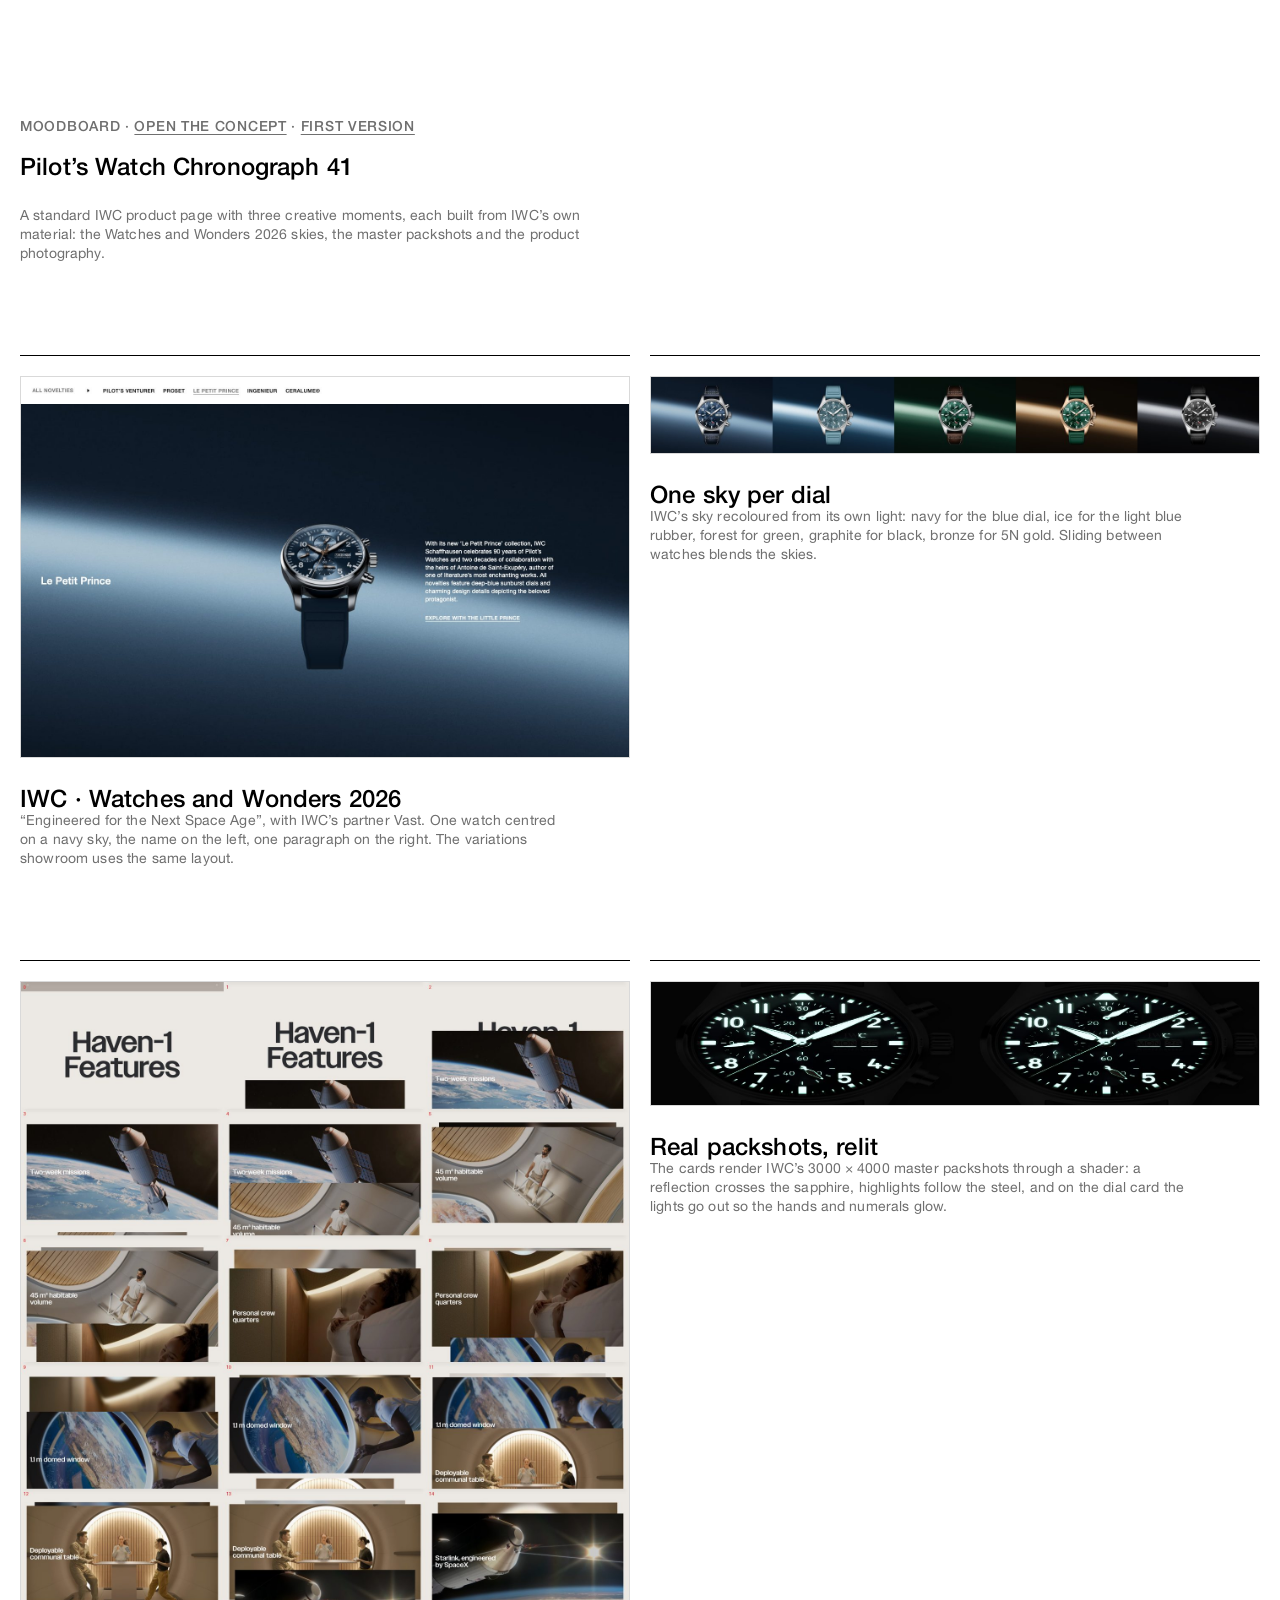
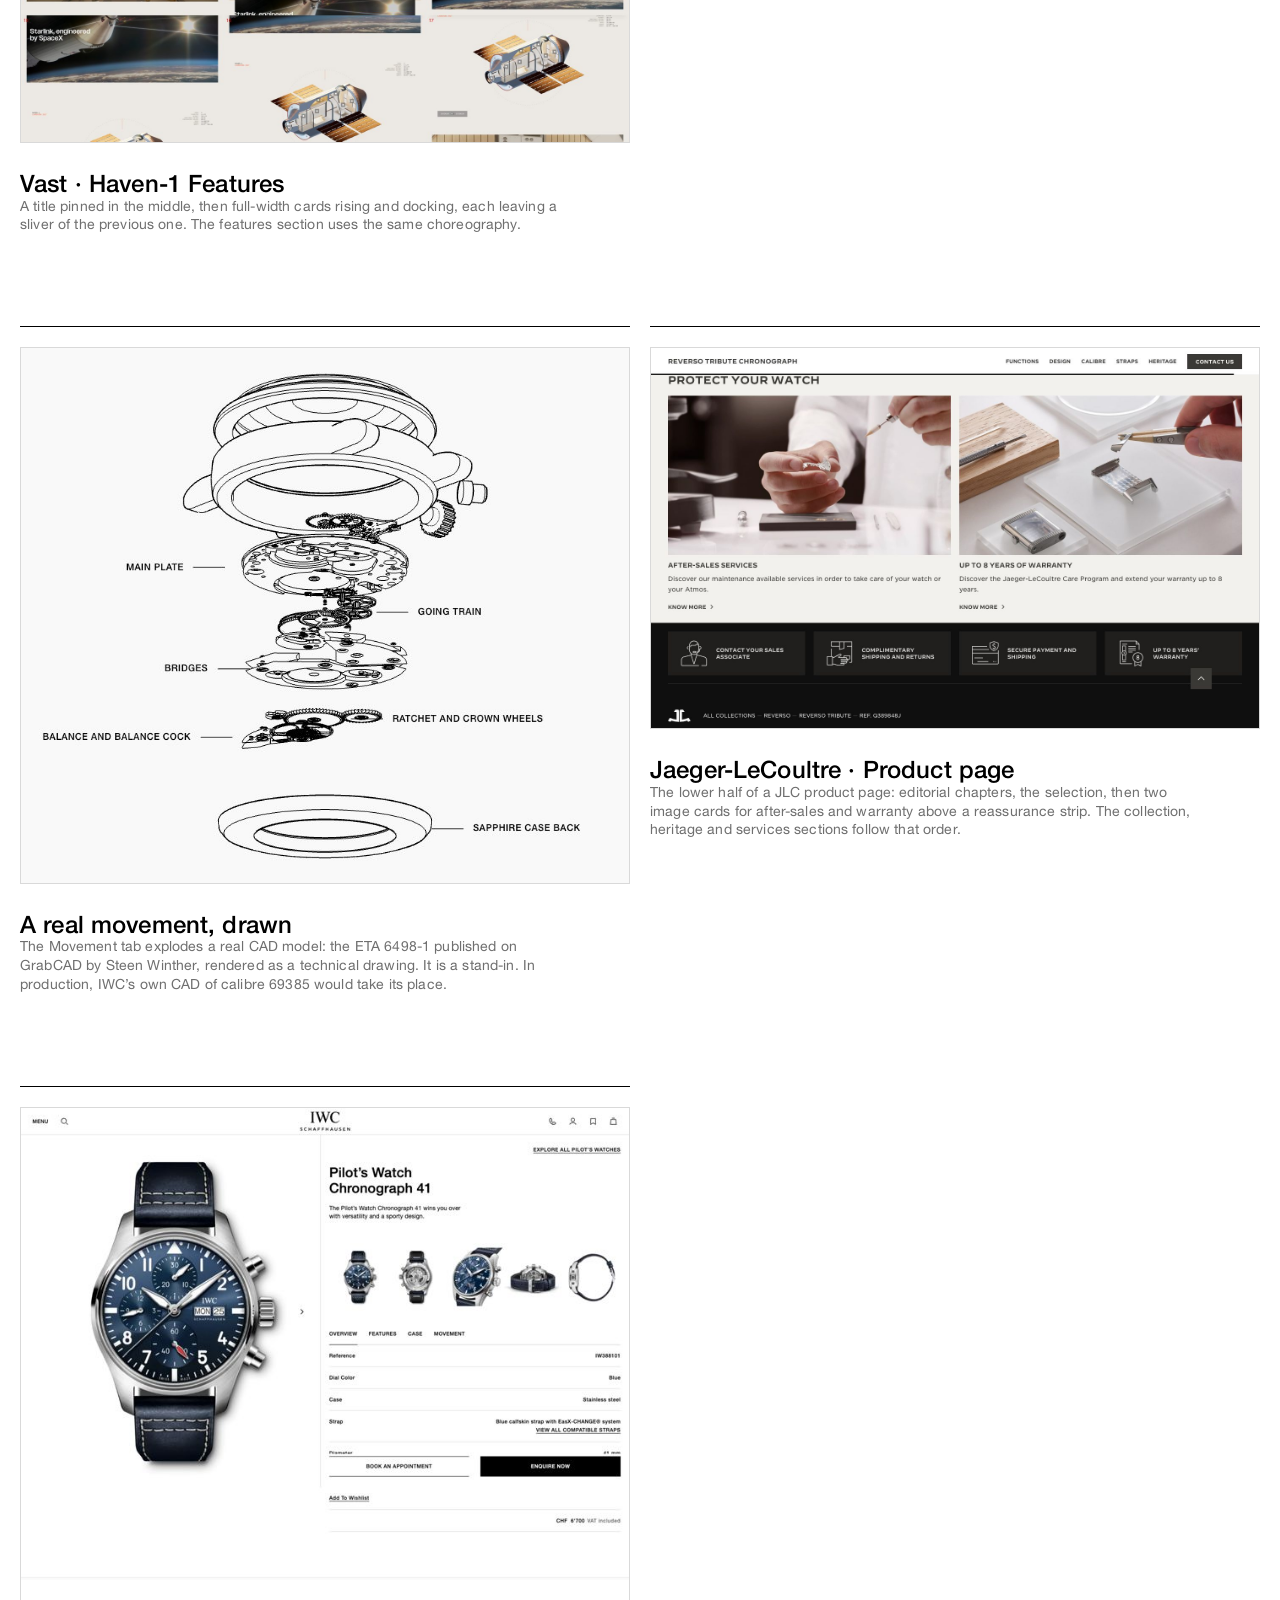
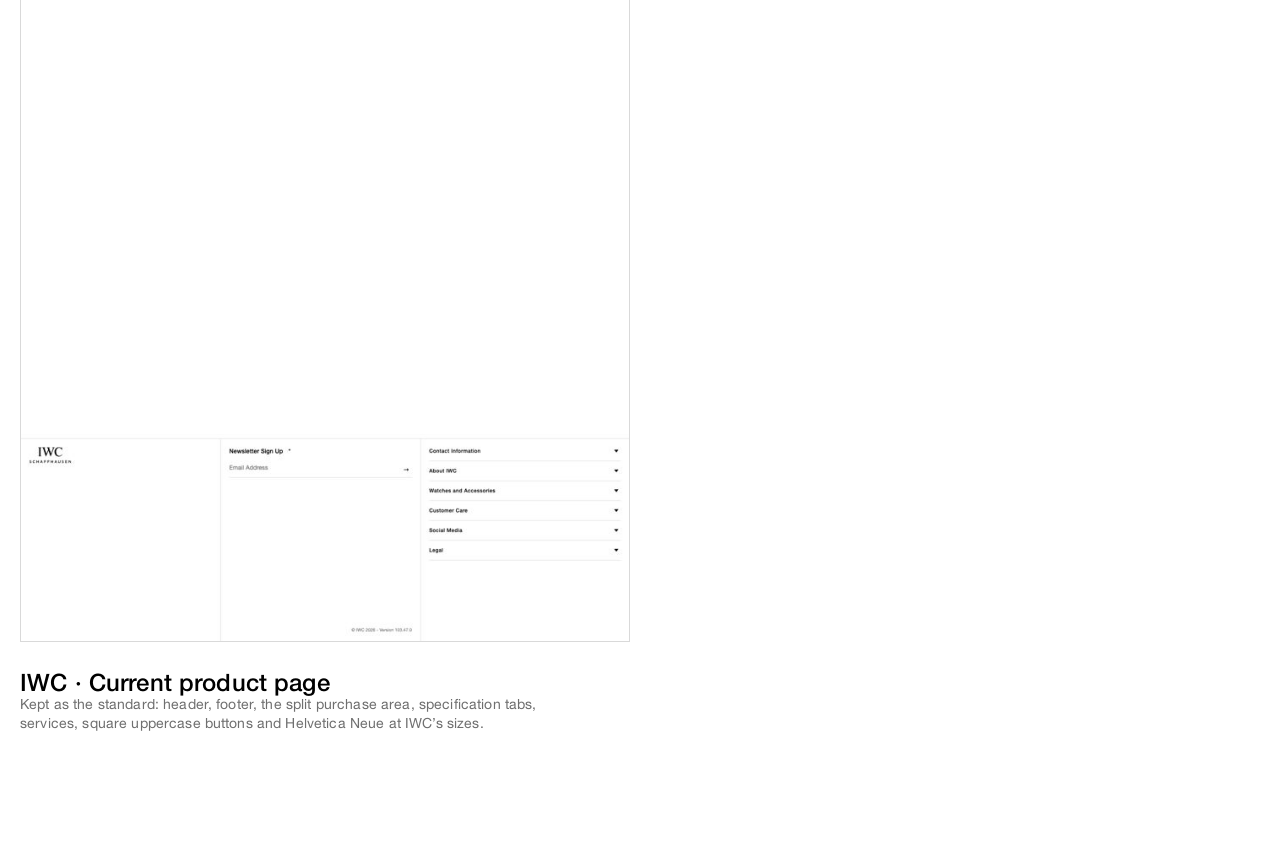
<file: moodboard/index.html>
<!doctype html>
<html lang="en">
<head>
  <meta charset="utf-8">
  <meta name="viewport" content="width=device-width, initial-scale=1">
  <title>Moodboard · Pilot’s Watch Chronograph 41 concept</title>
  <link rel="stylesheet" href="../styles.css">
  <style>
    .board {
      display: grid;
      gap: var(--s12) var(--s3);
      padding: var(--s12) var(--s3) var(--s16);
    }

    .board__head p {
      max-width: 36rem;
      margin-top: var(--s4);
      color: var(--muted);
    }

    .ref {
      display: grid;
      align-content: start;
      gap: var(--s4);
      padding-top: var(--s3);
      border-top: 1px solid var(--fg);
    }

    .ref img {
      width: 100%;
      border: 1px solid var(--outline);
    }

    .ref p {
      max-width: 34rem;
      color: var(--muted);
    }

    @media (min-width: 1024px) {
      .board {
        grid-template-columns: repeat(2, minmax(0, 1fr));
      }

      .board__head {
        grid-column: 1 / -1;
      }
    }
  </style>
</head>
<body>
  <main class="board">
    <header class="board__head">
      <p class="caps">Moodboard · <a class="link" href="../index.html">Open the concept</a> · <a class="link" href="../v1/index.html">First version</a></p>
      <h1 class="heading" style="margin-top: var(--s3)">Pilot’s Watch Chronograph 41</h1>
      <p>A standard IWC product page with three creative moments, each built from IWC’s own material: the Watches and Wonders 2026 skies, the master packshots and the product photography.</p>
    </header>

    <figure class="ref">
      <img src="iwc-ww-section.jpg" width="1440" height="900" alt="IWC Watches and Wonders 2026 page: watch centred on a navy sky with a band of light">
      <figcaption>
        <h2 class="heading">IWC · Watches and Wonders 2026</h2>
        <p>“Engineered for the Next Space Age”, with IWC’s partner Vast. One watch centred on a navy sky, the name on the left, one paragraph on the right. The variations showroom uses the same layout.</p>
      </figcaption>
    </figure>

    <figure class="ref">
      <img src="variations-skies.jpg" width="1440" height="180" alt="The Watches and Wonders sky recoloured for each dial">
      <figcaption>
        <h2 class="heading">One sky per dial</h2>
        <p>IWC’s sky recoloured from its own light: navy for the blue dial, ice for the light blue rubber, forest for green, graphite for black, bronze for 5N gold. Sliding between watches blends the skies.</p>
      </figcaption>
    </figure>

    <figure class="ref">
      <img src="vast-features-stack.jpg" width="1440" height="1800" alt="Vast Haven-1 features: full-width cards stacking on scroll">
      <figcaption>
        <h2 class="heading">Vast · Haven-1 Features</h2>
        <p>A title pinned in the middle, then full-width cards rising and docking, each leaving a sliver of the previous one. The features section uses the same choreography.</p>
      </figcaption>
    </figure>

    <figure class="ref">
      <img src="lume-shader.jpg" width="1440" height="291" alt="The front packshot relit at night with glowing hands and numerals">
      <figcaption>
        <h2 class="heading">Real packshots, relit</h2>
        <p>The cards render IWC’s 3000 × 4000 master packshots through a shader: a reflection crosses the sapphire, highlights follow the steel, and on the dial card the lights go out so the hands and numerals glow.</p>
      </figcaption>
    </figure>

    <figure class="ref">
      <img src="movement-drawing.jpg" width="808" height="710" alt="Exploded line drawing of the ETA 6498-1 movement under the case">
      <figcaption>
        <h2 class="heading">A real movement, drawn</h2>
        <p>The Movement tab explodes a real CAD model: the ETA 6498-1 published on GrabCAD by Steen Winther, rendered as a technical drawing. It is a stand-in. In production, IWC’s own CAD of calibre 69385 would take its place.</p>
      </figcaption>
    </figure>

    <figure class="ref">
      <img src="jlc-services.jpg" width="1440" height="900" alt="Jaeger-LeCoultre product page: Protect your watch, with two image cards and a reassurance strip">
      <figcaption>
        <h2 class="heading">Jaeger-LeCoultre · Product page</h2>
        <p>The lower half of a JLC product page: editorial chapters, the selection, then two image cards for after-sales and warranty above a reassurance strip. The collection, heritage and services sections follow that order.</p>
      </figcaption>
    </figure>

    <figure class="ref">
      <img src="iwc-current-pdp.jpg" width="720" height="1342" alt="Current IWC product page for IW388101">
      <figcaption>
        <h2 class="heading">IWC · Current product page</h2>
        <p>Kept as the standard: header, footer, the split purchase area, specification tabs, services, square uppercase buttons and Helvetica Neue at IWC’s sizes.</p>
      </figcaption>
    </figure>
  </main>
</body>
</html>
</file>
<file: styles.css>
@font-face {
  font-family: "HelveticaNeue";
  src: url("assets/fonts/HelveticaNeue-55-Roman.woff2") format("woff2");
  font-weight: 400;
  font-display: swap;
}

@font-face {
  font-family: "HelveticaNeue";
  src: url("assets/fonts/HelveticaNeue-65-Medium.woff2") format("woff2");
  font-weight: 500 700;
  font-display: swap;
}

:root {
  --white: #fff;
  --grey-95: #f9f9f9;
  --grey-80: #d9d9d9;
  --grey-50: #6f6f6f;
  --black: #000;
  --red: #c8102e;

  --bg: var(--white);
  --fg: var(--black);
  --muted: var(--grey-50);
  --outline: var(--grey-80);

  --font: HelveticaNeue, Helvetica, Arial, sans-serif;

  --fluid: (100vw - 23.5rem) / 56.5;
  --s1: clamp(0.25rem, calc(0.25rem + 0.125 * var(--fluid)), 0.375rem);
  --s2: clamp(0.5rem, calc(0.5rem + 0.3125 * var(--fluid)), 0.8125rem);
  --s3: clamp(0.75rem, calc(0.75rem + 0.5 * var(--fluid)), 1.25rem);
  --s4: clamp(1rem, calc(1rem + 0.6875 * var(--fluid)), 1.6875rem);
  --s6: clamp(1.5rem, calc(1.5rem + 1.125 * var(--fluid)), 2.625rem);
  --s8: clamp(2rem, calc(2rem + 1.625 * var(--fluid)), 3.625rem);
  --s10: clamp(2.5rem, calc(2.5rem + 2.1875 * var(--fluid)), 4.6875rem);
  --s12: clamp(3rem, calc(3rem + 2.75 * var(--fluid)), 5.75rem);
  --s16: clamp(4rem, calc(4rem + 3.875 * var(--fluid)), 7.875rem);

  --text-caption: 0.75rem;
  --text-body: 0.875rem;
  --text-h2: clamp(1.3125rem, calc(1.3125rem + 0.1875 * var(--fluid)), 1.5rem);
  --text-title: clamp(2.25rem, 3.1vw, 3.5rem);
  --text-price: clamp(1.25rem, calc(1.25rem + 0.5 * var(--fluid)), 2rem);
  --text-big: clamp(4rem, 20vw, 19rem);

  --nav: 60px;

  --ease: cubic-bezier(0.2, 0, 0, 1);
  --ease-out: cubic-bezier(0.16, 1, 0.3, 1);
  --duration: 400ms;
}

@media (min-width: 768px) {
  :root {
    --nav: 64px;
  }
}

.theme-dark {
  --bg: var(--black);
  --fg: var(--white);
  --muted: var(--grey-80);
  --outline: var(--grey-50);
}

*,
*::before,
*::after {
  box-sizing: border-box;
}

html {
  background: var(--bg);
  color: var(--fg);
}

body {
  margin: 0;
  font: 400 var(--text-body) / 1.35 var(--font);
  letter-spacing: 0.01em;
  -webkit-font-smoothing: antialiased;
}

h1,
h2,
h3,
p,
figure,
dl,
dd,
ol,
ul {
  margin: 0;
  padding: 0;
}

h1,
h2,
h3 {
  font-size: inherit;
  font-weight: 500;
  text-wrap: balance;
}

ol,
ul {
  list-style: none;
}

img,
video,
svg,
canvas {
  display: block;
}

img,
video {
  max-width: 100%;
  height: auto;
}

button,
input {
  font: inherit;
  color: inherit;
  letter-spacing: inherit;
}

button {
  cursor: pointer;
}

a {
  color: inherit;
}

:focus-visible {
  outline: 2px solid var(--fg);
  outline-offset: var(--s1);
}

.caps {
  font-size: var(--text-caption);
  font-weight: 500;
  line-height: 1;
  letter-spacing: 0.05em;
  text-transform: uppercase;
}

.heading {
  font-size: var(--text-h2);
  line-height: 1.1;
}

main .caps {
  font-size: var(--text-body);
}

.big {
  font-size: var(--text-big);
  font-weight: 500;
  line-height: 0.74;
  letter-spacing: -0.07em;
}

.big .kern {
  margin-right: -0.13em;
}

.icon {
  width: 24px;
  height: 24px;
}

.link {
  text-decoration: underline;
  text-underline-offset: 3px;
  transition: opacity var(--duration) var(--ease);
}

.link:hover {
  opacity: 0.6;
}

.btn {
  display: inline-flex;
  align-items: center;
  justify-content: center;
  width: 100%;
  min-height: 3rem;
  padding: var(--s2) var(--s4);
  border: 1px solid var(--fg);
  border-radius: 0;
  font-size: var(--text-body);
  font-weight: 500;
  line-height: 1;
  letter-spacing: 0.05em;
  text-transform: uppercase;
  text-decoration: none;
  transition-property: background-color, color, border-color;
  transition-duration: var(--duration);
  transition-timing-function: var(--ease);
}

.btn--primary {
  background: var(--fg);
  color: var(--bg);
}

.btn--primary:hover {
  background: var(--bg);
  color: var(--fg);
}

.btn--secondary {
  background: transparent;
  color: var(--fg);
}

.btn--secondary:hover {
  background: var(--fg);
  color: var(--bg);
}

.round {
  display: grid;
  place-items: center;
  width: 3rem;
  height: 3rem;
  padding: 0;
  border: 1px solid var(--outline);
  border-radius: 50%;
  background: none;
  transition: border-color var(--duration) var(--ease);
}

.round:hover {
  border-color: var(--fg);
}

.crossfade {
  opacity: 0;
  visibility: hidden;
  translate: 0 var(--s3);
  transition: opacity 500ms var(--ease), translate 700ms var(--ease-out), visibility 0s 500ms;
}

.crossfade.is-current {
  opacity: 1;
  visibility: visible;
  translate: none;
  transition-delay: 0s;
}

.visually-hidden {
  position: absolute;
  width: 1px;
  height: 1px;
  overflow: hidden;
  clip-path: inset(50%);
  white-space: nowrap;
}

.rows .row {
  display: grid;
  grid-template-columns: minmax(0, 1fr) minmax(0, 1fr);
  gap: var(--s3);
  padding-block: var(--s3);
  border-bottom: 1px solid var(--outline);
}

.rows dd {
  font-weight: 500;
  text-align: right;
}

.nav,
main,
.footer {
  padding-inline: max(0px, (100% - 2400px) / 2);
}


/* Navigation */

.nav {
  position: sticky;
  top: 0;
  z-index: 20;
  display: flex;
  justify-content: space-between;
  height: var(--nav);
  border-bottom: 1px solid var(--outline);
  background: var(--bg);
}

.nav__section {
  display: flex;
  flex: 1 1 100%;
}

.nav__section--end {
  justify-content: flex-end;
}

.nav__button {
  position: relative;
  display: flex;
  align-items: center;
  gap: var(--s2);
  height: 100%;
  padding-inline: 0.875rem;
  border: 0;
  background: none;
  text-decoration: none;
}

.nav__menu-label,
.nav__button--desktop {
  display: none;
}

.nav__count {
  position: absolute;
  top: calc(50% - 15px);
  right: 6px;
  min-width: 15px;
  height: 15px;
  padding-inline: 3px;
  background: var(--fg);
  color: var(--bg);
  font-size: 0.625rem;
  font-weight: 500;
  line-height: 15px;
  text-align: center;
}

.nav__logo {
  display: flex;
  align-items: center;
  flex: none;
}

.nav__logo svg {
  width: 100px;
  height: 40px;
}

@media (min-width: 568px) {
  .nav__button--desktop {
    display: flex;
  }
}

@media (min-width: 768px) {
  .nav__burger {
    display: none;
  }

  .nav__menu-label {
    display: inline;
  }

  .nav__logo svg {
    width: 118px;
    height: 46px;
  }
}

/* Purchase */

.buy__stage {
  position: relative;
  height: min(120vw, 62svh);
  overflow: hidden;
  touch-action: pan-y;
}

.buy__field {
  position: absolute;
  inset: 0;
  width: 100%;
  height: 100%;
}

.buy__views {
  position: absolute;
  inset: var(--s3) var(--s3) calc(var(--s3) + 3.5rem);
  mask-image: linear-gradient(transparent, #000 6%, #000 94%, transparent);
}

.buy__canvas {
  position: absolute;
  inset: 0;
  width: 100%;
  height: 100%;
}

.buy__scale {
  --progress: 0;
  position: absolute;
  right: var(--s3);
  bottom: var(--s3);
  left: var(--s3);
  display: grid;
  grid-template-columns: repeat(5, minmax(0, 1fr));
  padding-top: 1.5rem;
  font-size: var(--text-caption);
  text-align: center;
  color: var(--muted);
}

.buy__scale::before {
  content: "";
  position: absolute;
  top: 0;
  right: 10%;
  left: 10%;
  height: 0.75rem;
  background:
    linear-gradient(to right, var(--fg) 1px, transparent 1px) 0 0 / calc((100% - 1px) / 4) 0.75rem repeat-x,
    linear-gradient(to right, var(--outline) 1px, transparent 1px) 0 0 / calc((100% - 1px) / 20) 0.375rem repeat-x;
}

.buy__hand {
  position: absolute;
  top: -0.25rem;
  left: calc(10% + var(--progress) * 80%);
  width: 2px;
  height: 1.25rem;
  background: var(--red);
  translate: -50% 0;
  transition: left 900ms var(--ease-out);
}

.buy__stop {
  transition: color var(--duration) var(--ease);
}

.buy__stop.is-current {
  color: var(--fg);
}

.buy__text {
  display: grid;
  padding: var(--s6) var(--s3) var(--s12);
}

.buy__intro {
  display: grid;
  justify-items: start;
  padding-bottom: var(--s10);
}

.buy__title {
  max-width: 9em;
  margin-block: var(--s3) var(--s4);
  font-size: var(--text-title);
  line-height: 1;
  letter-spacing: -0.02em;
}

.buy__lead {
  max-width: 24rem;
}

.buy__variant {
  display: grid;
  gap: var(--s2);
  max-width: 100%;
  margin-top: var(--s8);
}

.swatches {
  display: flex;
  gap: var(--s1);
}

.swatches.is-open {
  overflow-x: auto;
  scroll-snap-type: x mandatory;
  scrollbar-width: none;
}

.swatches:not(.is-open) .swatch:nth-child(n + 5),
.swatches.is-open .swatch--more {
  display: none;
}

.swatch {
  flex: none;
  width: 3.5rem;
  aspect-ratio: 160 / 185;
  padding: 0;
  border: 1px solid transparent;
  background: none;
  scroll-snap-align: start;
  transition: border-color var(--duration) var(--ease);
}

.swatch:hover {
  border-color: var(--outline);
}

.swatch[aria-pressed="true"] {
  border-color: var(--fg);
}

.swatch--more {
  display: grid;
  place-items: center;
  border-color: var(--outline);
  color: var(--muted);
}

.buy__price {
  display: flex;
  flex-wrap: wrap;
  align-items: baseline;
  gap: 0 var(--s2);
  margin-top: var(--s2);
}

.buy__amount {
  font-size: var(--text-price);
  font-weight: 500;
}

.buy__lead,
.buy__vat,
.buy__note {
  color: var(--muted);
}

.buy__ctas {
  display: grid;
  gap: var(--s2);
  width: 100%;
  margin-top: var(--s6);
}

.buy__note {
  margin-top: var(--s3);
}

.buy__chapter {
  border-top: 1px solid var(--outline);
}

.buy__chapter:last-child {
  border-bottom: 1px solid var(--outline);
}

.buy__chapter summary {
  display: flex;
  align-items: center;
  justify-content: space-between;
  padding-block: var(--s4);
  list-style: none;
  cursor: pointer;
}

.buy__chapter summary::-webkit-details-marker {
  display: none;
}

.buy__chapter summary .icon {
  width: 16px;
  height: 16px;
  transition: rotate var(--duration) var(--ease);
}

.buy__chapter[open] summary .icon {
  rotate: 180deg;
}

.buy__body {
  display: grid;
  justify-items: start;
  gap: var(--s4);
  padding-bottom: var(--s6);
}

.buy__body .rows,
.buy__features {
  width: 100%;
}

.buy__features li {
  padding-block: var(--s3);
  border-bottom: 1px solid var(--outline);
}

.materials {
  display: grid;
  gap: var(--s10);
  width: 100%;
}

.material {
  display: grid;
  gap: var(--s2);
  padding-top: var(--s4);
  border-top: 1px solid var(--outline);
}

.material__name {
  font-size: var(--text-price);
  line-height: 1.1;
}

.material__text {
  max-width: 24rem;
  color: var(--muted);
}

@media (min-width: 1024px) {
  .buy {
    display: grid;
    grid-template-columns: repeat(2, minmax(0, 1fr));
  }

  .buy__stage {
    position: sticky;
    top: var(--nav);
    align-self: start;
    height: calc(100svh - var(--nav));
    border-right: 1px solid var(--outline);
  }

  .buy__views {
    inset: var(--s8) var(--s8) calc(var(--s4) + 3.5rem);
  }

  .buy__scale {
    right: var(--s8);
    bottom: var(--s4);
    left: var(--s8);
  }

  .buy__hand {
    transition: none;
  }

  .buy__text {
    grid-template-columns: minmax(0, 32rem);
    gap: var(--s16);
    padding: 0 var(--s10) var(--s16);
  }

  .buy__intro {
    align-content: center;
    min-height: calc(100svh - var(--nav));
    padding-block: var(--s8);
  }

  .buy__chapter,
  .buy__chapter:last-child {
    border: 0;
  }

  .buy__chapter::details-content {
    content-visibility: visible;
  }

  .buy__chapter summary {
    padding-block: 0 var(--s4);
    pointer-events: none;
  }

  .buy__chapter summary .icon {
    display: none;
  }

  .buy__body {
    padding-bottom: 0;
  }

  .material {
    opacity: 0.3;
    transition: opacity 600ms var(--ease);
  }

  .material.is-current {
    opacity: 1;
  }
}

@keyframes unblur {
  from {
    opacity: 0;
    filter: blur(3px);
  }
}

@media (prefers-reduced-motion: no-preference) {
  .buy__intro > * {
    animation: unblur 1200ms var(--ease) backwards;
  }

  .buy__intro > :nth-child(n + 3) {
    animation-delay: 150ms;
  }

  .buy__intro > :nth-child(n + 5) {
    animation-delay: 300ms;
  }
}

/* Features */

.features {
  position: relative;
  padding-bottom: var(--s16);
}

.features__intro {
  position: sticky;
  top: var(--nav);
  display: grid;
  place-content: center;
  justify-items: center;
  gap: var(--s6);
  height: calc(100svh - var(--nav));
  padding-bottom: calc((100svh - var(--nav)) / 3);
  text-align: center;
}

.features__title {
  padding-right: 0.07em;
}

.features__cards {
  position: relative;
  z-index: 1;
  display: grid;
  gap: 42svh;
  margin-top: -30svh;
  padding-inline: var(--s3);
}

.features__cards::after {
  content: "";
}

.card {
  position: sticky;
  top: calc(var(--nav) + var(--s3) + 1.25rem);
  height: calc(100svh - var(--nav) - var(--s3) * 2 - 1.25rem - 4.25rem);
}

@media (min-width: 1024px) {
  .card {
    height: calc(100svh - var(--nav) - var(--s3) * 2 - 1.25rem);
  }
}

.card__inner {
  position: relative;
  height: 100%;
  overflow: hidden;
  background: var(--black);
  transform-origin: 50% 0;
  will-change: transform;
}

.card__canvas,
.card__shade {
  position: absolute;
  inset: 0;
  width: 100%;
  height: 100%;
}

.card__shade {
  background: var(--black);
  opacity: 0;
  pointer-events: none;
}

.card__caption {
  position: absolute;
  bottom: var(--s6);
  left: var(--s6);
  max-width: 24rem;
  color: var(--white);
}

.card__caption p {
  margin-top: var(--s1);
  color: var(--grey-80);
}

/* Straps */

.straps {
  padding: var(--s16) 0;
}

.straps__intro {
  display: grid;
  justify-items: start;
  gap: var(--s3);
  padding-inline: var(--s3);
}

.straps__name {
  font-size: var(--text-price);
  line-height: 1.1;
}

.straps__text {
  max-width: 24rem;
  color: var(--muted);
}

.straps__intro .link {
  margin-top: var(--s2);
}

.straps__stage {
  position: relative;
  height: min(70svh, 44rem, 100vw);
  margin-top: var(--s6);
  overflow: hidden;
  cursor: grab;
  touch-action: pan-y;
  user-select: none;
}

.straps__stage:active {
  cursor: grabbing;
}

.straps__rail {
  position: absolute;
  inset: 0;
}

.straps__strap,
.straps__case {
  position: absolute;
  inset: 0;
  height: 100%;
  width: auto;
  max-width: none;
  margin: auto;
  aspect-ratio: 1297 / 1498;
}

.straps__strap {
  will-change: transform, opacity;
}

.straps__case {
  filter: drop-shadow(0 1.25rem 1.5rem rgb(0 0 0 / 0.16)) drop-shadow(0 0.25rem 0.3rem rgb(0 0 0 / 0.12));
  pointer-events: none;
}

.straps__controls {
  display: flex;
  align-items: center;
  gap: var(--s2);
  margin-top: var(--s6);
  padding-inline: var(--s3);
}

.straps__count {
  color: var(--muted);
}

@media (min-width: 1024px) {
  .straps {
    display: grid;
    grid-template-columns: repeat(12, minmax(0, 1fr));
    grid-template-rows: 1fr auto auto 1fr;
    column-gap: var(--s3);
  }

  .straps__intro {
    grid-area: 2 / 1 / 3 / 5;
  }

  .straps__stage {
    grid-area: 1 / 5 / -1 / -1;
    margin-top: 0;
  }

  .straps__rail::after {
    content: "";
    position: absolute;
    inset: 0 auto 0 0;
    width: var(--s16);
    background: linear-gradient(to right, var(--bg) 25%, transparent);
  }

  .straps__strap,
  .straps__case {
    margin-left: 0;
  }

  .straps__controls {
    grid-area: 3 / 1 / 4 / 5;
  }
}

/* Specifications */

.specs {
  padding: var(--s12) 0 var(--s16);
}

.specs__title {
  padding-inline: var(--s3);
}

.specs__body {
  display: grid;
  margin-top: var(--s6);
}

.specs__drawing,
.lineup {
  grid-area: 1 / 1;
}

.specs__drawing {
  position: sticky;
  top: var(--nav);
  z-index: 0;
  height: calc(100svh - var(--nav));
  pointer-events: none;
}

.specs__canvas,
.specs__marks {
  position: absolute;
  inset: 0;
  width: 100%;
  height: 100%;
}

.mark {
  position: absolute;
  top: 0;
  left: 0;
  font-size: var(--text-caption);
  font-weight: 500;
  letter-spacing: 0.05em;
  text-transform: uppercase;
  white-space: nowrap;
  opacity: 0;
  transition: opacity 300ms var(--ease);
}

.mark.is-visible {
  opacity: 1;
}

.mark--dimension {
  padding: 2px 4px;
  background: var(--bg);
  translate: -50% -50%;
}

.mark--part {
  display: flex;
  align-items: center;
  gap: var(--s2);
  translate: 0 -50%;
}

.mark--part::before {
  content: "";
  width: var(--s6);
  height: 1px;
  background: var(--fg);
}

.mark--left {
  flex-direction: row-reverse;
  translate: -100% -50%;
}

@media (max-width: 767px) {
  .mark--part {
    display: none;
  }
}

.chapter {
  display: grid;
  align-content: center;
  min-height: calc(100svh - var(--nav));
  padding-block: var(--s8);
}

.lineup__row {
  display: flex;
  flex-direction: column;
  align-items: flex-start;
  gap: var(--s2);
  padding-inline: var(--s3);
}

.lineup__row + .lineup__row {
  margin-top: var(--s4);
}

.lineup__row .big {
  position: relative;
  z-index: 1;
  display: inline-flex;
  margin-left: -0.04em;
}

.lineup__label {
  position: relative;
  z-index: 2;
  max-width: 17rem;
  padding: 0.125rem 0.25rem;
  background: var(--bg);
  text-wrap: pretty;
}

.reel {
  height: 0.76em;
  overflow-x: visible;
  overflow-y: clip;
}

.reel > span {
  display: block;
  height: 0.76em;
}

@media (min-width: 768px) {
  .lineup__row {
    flex-direction: row;
    align-items: baseline;
    gap: var(--s3);
  }

  .lineup__row + .lineup__row {
    margin-top: var(--s8);
  }
}

@media (min-width: 1024px) {
  .specs__drawing {
    z-index: 1;
    justify-self: end;
    width: 62%;
  }

  .lineup__row .big {
    z-index: 0;
  }

}

/* Collection */

.story {
  position: relative;
  display: grid;
  margin-bottom: var(--s16);
  overflow: hidden;
  background: var(--black);
  box-shadow: 0 0 0 100vmax var(--black);
  clip-path: inset(0 -100vmax);
  color: var(--fg);
}

.story__film {
  width: 100%;
  aspect-ratio: 16 / 9;
  object-fit: cover;
}

.story__copy {
  display: grid;
  align-content: start;
  justify-items: start;
  gap: var(--s3);
  padding: var(--s6) var(--s3) 0;
}

.story__text {
  max-width: 24rem;
  color: var(--muted);
}

.story__copy .link {
  margin-top: var(--s2);
}

.story__year {
  margin: var(--s10) 0 -0.11em -0.06em;
  white-space: nowrap;
}

@media (min-width: 1024px) {
  .story {
    grid-template-columns: repeat(12, minmax(0, 1fr));
    column-gap: var(--s3);
    min-height: calc(100svh - var(--nav));
  }

  .story__film {
    grid-column: 1 / 10;
    grid-row: 1;
    height: 100%;
    aspect-ratio: auto;
  }

  .story__copy {
    grid-column: 10 / -1;
    grid-row: 1;
    padding: var(--s16) var(--s3) var(--s6) 0;
  }

  .story__year {
    position: absolute;
    right: calc(var(--s3) + 0.03em);
    bottom: -0.11em;
    margin: 0;
  }
}

/* Gallery */

.gallery {
  padding-bottom: var(--s16);
}

.sheet__row {
  position: relative;
  display: grid;
  grid-template-columns: repeat(12, minmax(0, 1fr));
  column-gap: var(--s3);
  padding-inline: var(--s3);
}

.sheet__cell {
  position: relative;
  grid-column: 1 / -1;
  padding-block: var(--s3);
}

.sheet__fill {
  position: relative;
}

.sheet__fill + .sheet__fill {
  margin-top: var(--s3);
  padding-top: var(--s3);
}

.sheet__row::before,
.sheet__row:last-child::after,
.sheet__cell + .sheet__cell::before,
.sheet__fill + .sheet__fill::before {
  content: "";
  position: absolute;
  height: 1px;
  background: var(--outline);
  opacity: 0;
  scale: 0 1;
  transform-origin: 0 50%;
  transition: scale 1000ms var(--ease-out), opacity 1000ms var(--ease);
}

.sheet__row::before {
  top: 0;
  right: 0;
  left: 0;
}

.sheet__row:last-child::after {
  right: 0;
  bottom: 0;
  left: 0;
}

.sheet__cell + .sheet__cell::before,
.sheet__fill + .sheet__fill::before {
  top: 0;
  right: calc(var(--s3) * -1);
  left: calc(var(--s3) * -1);
  transition-delay: 200ms;
}

.sheet__row.is-drawn::before,
.sheet__row.is-drawn::after,
.sheet__row.is-drawn .sheet__cell::before,
.sheet__row.is-drawn .sheet__fill::before {
  opacity: 1;
  scale: 1;
}

.sheet__media {
  position: relative;
  overflow: hidden;
  aspect-ratio: 16 / 9;
  opacity: 0;
  transition: opacity 1400ms var(--ease) 700ms;
}

.sheet__media--shirt {
  aspect-ratio: 3 / 2;
}

.sheet__media--close {
  aspect-ratio: 1.63;
}

.sheet__media img,
.sheet__media video {
  position: absolute;
  inset: 0;
  width: 100%;
  height: 100%;
  object-fit: cover;
  scale: 1.2;
  transition: scale 2400ms var(--ease-out) 700ms;
}

.sheet__row.is-drawn .sheet__media {
  opacity: 1;
}

.sheet__row.is-drawn .sheet__media img,
.sheet__row.is-drawn .sheet__media video {
  scale: 1.1;
}

@media (min-width: 1024px) {
  .sheet__cell--4 {
    grid-column: span 4;
  }

  .sheet__cell--8 {
    grid-column: span 8;
  }

  .sheet__cell + .sheet__cell::before {
    bottom: 0;
    left: calc(var(--s3) / -2);
    width: 1px;
    height: auto;
    scale: 1 0;
    transform-origin: 50% 0;
  }

  .sheet__fill + .sheet__fill::before {
    left: calc(var(--s3) / -2);
  }

  .sheet__stack,
  .sheet__fill {
    display: flex;
    flex-direction: column;
  }

  .sheet__stack > .sheet__fill,
  .sheet__fill .sheet__media {
    flex: 1;
  }

  .sheet__fill .sheet__media {
    aspect-ratio: auto;
  }
}

/* Related */

.block {
  display: grid;
  gap: var(--s6) var(--s3);
  padding: var(--s4) var(--s3) var(--s16);
}

.products {
  display: grid;
  grid-template-columns: repeat(2, minmax(0, 1fr));
  gap: var(--s8) var(--s3);
}

.product {
  display: grid;
  align-content: start;
  gap: 0.125rem;
  text-decoration: none;
}

.product__frame {
  position: relative;
  display: grid;
  place-items: center;
  margin-bottom: var(--s3);
  aspect-ratio: 4 / 5;
  overflow: hidden;
  background: var(--black);
}

.product__sky {
  position: absolute;
  inset: 0;
  width: 100%;
  height: 100%;
  object-fit: cover;
  transition: scale 1200ms var(--ease-out);
}

.product__watch {
  position: relative;
  width: 80%;
  transition: translate 600ms var(--ease-out);
}

.product__size {
  position: absolute;
  top: var(--s3);
  left: var(--s3);
  color: var(--white);
}

.product:hover .product__sky {
  scale: 1.08;
}

.product:hover .product__watch {
  translate: 0 calc(var(--s2) * -1);
}

.product__name {
  font-weight: 500;
}

.product__meta {
  color: var(--muted);
}

@media (min-width: 1024px) {
  .products {
    grid-template-columns: repeat(4, minmax(0, 1fr));
  }
}

/* Collections */

.collections {
  height: 380svh;
}

.collections__pin {
  position: sticky;
  top: var(--nav);
  display: grid;
  grid-template-rows: auto auto minmax(0, 1fr) auto auto;
  height: calc(100svh - var(--nav));
  padding: var(--s6) var(--s3) calc(var(--s4) + 4rem);
  overflow: hidden;
}

.collections__head {
  display: flex;
  justify-content: space-between;
}

.collections__count {
  color: var(--muted);
}

.collections__year {
  display: flex;
  margin: var(--s6) 0 0 -0.04em;
}

.reel__digits {
  translate: 0 calc(var(--digit) * -0.76em);
  transition: translate 1200ms var(--ease-out);
}

.reel__digits > span {
  display: block;
  height: 0.76em;
}

.reel:last-child .reel__digits {
  transition-delay: 80ms;
}

.collections__watches {
  position: relative;
  min-height: 0;
  margin-block: var(--s3);
}

.collections__watches img {
  position: absolute;
  inset: 0;
  width: 100%;
  height: 100%;
  object-fit: contain;
  opacity: 0;
  translate: 0 var(--s4);
  transition: opacity 700ms var(--ease), translate 1200ms var(--ease-out);
}

.collections__watches .is-current {
  opacity: 1;
  translate: none;
}

.collections__list {
  display: grid;
}

.collection {
  grid-area: 1 / 1;
  display: grid;
  align-content: start;
  justify-items: start;
  gap: var(--s2);
}

.collection > .caps,
.collection__text {
  color: var(--muted);
}

.collection__name {
  font-size: var(--text-price);
  line-height: 1.1;
}

.collection__text {
  max-width: 26rem;
}

.collection .link {
  margin-top: var(--s2);
}

.collections__scale {
  position: relative;
  height: 3rem;
  margin-top: var(--s6);
  background:
    linear-gradient(var(--outline), var(--outline)) 0 0 / 100% 1px no-repeat,
    linear-gradient(to right, var(--fg) 1px, transparent 1px) 0 0 / calc((100% - 1px) / 6) 1.25rem repeat-x,
    linear-gradient(to right, var(--muted) 1px, transparent 1px) 0 0 / calc((100% - 1px) / 12) 0.75rem repeat-x,
    linear-gradient(to right, var(--outline) 1px, transparent 1px) 0 0 / calc((100% - 1px) / 60) 0.5rem repeat-x;
}

.collections__label,
.collections__hand {
  position: absolute;
  translate: -50% 0;
}

.collections__label {
  bottom: 0;
  left: calc((var(--year) - 1930) * (100% - 1px) / 60);
  font-size: var(--text-caption);
  color: var(--muted);
}

.collections__hand {
  top: -0.75rem;
  left: calc((var(--hand) - 1930) * (100% - 1px) / 60);
  width: 2px;
  height: 2.25rem;
  background: var(--red);
}

@media (min-width: 1024px) {
  .collections__pin {
    grid-template-columns: repeat(12, minmax(0, 1fr));
    grid-template-rows: auto minmax(0, 1fr) auto auto;
    column-gap: var(--s3);
    padding-bottom: var(--s4);
  }

  .collections__head,
  .collections__scale {
    grid-column: 1 / -1;
  }

  .collections__year {
    grid-area: 2 / 1 / 3 / 8;
    align-self: end;
  }

  .collections__watches {
    grid-area: 2 / 8 / 4 / -1;
    margin: var(--s4) 0 0;
  }

  .collections__list {
    grid-area: 3 / 1 / 4 / 6;
    margin-top: var(--s8);
  }
}

@media (prefers-reduced-motion: reduce) {
  .reel__digits,
  .collections__watches img {
    transition: none;
  }
}

/* Services */

.services {
  display: grid;
  gap: var(--s8);
  padding: var(--s12) var(--s3) var(--s16);
}

.services__list {
  display: grid;
  gap: var(--s8) var(--s3);
}

.service {
  display: grid;
  align-content: start;
  justify-items: start;
  gap: var(--s2);
  padding-top: var(--s4);
  border-top: 1px solid var(--outline);
}

.service .icon {
  margin-bottom: var(--s4);
}

.service p {
  max-width: 22rem;
  color: var(--muted);
}

@media (min-width: 568px) {
  .services__list {
    grid-template-columns: repeat(2, minmax(0, 1fr));
  }
}

@media (min-width: 1024px) {
  .services__list {
    grid-template-columns: repeat(4, minmax(0, 1fr));
  }
}

/* Footer */

.footer {
  border-top: 1px solid var(--outline);
}

.footer__grid {
  display: grid;
  row-gap: var(--s8);
  padding: var(--s6) var(--s3);
}

.footer__logo {
  width: 108px;
  height: 42px;
}

.footer__newsletter-label {
  display: block;
  font-weight: 500;
}

.footer__input {
  display: flex;
  margin-top: var(--s3);
  border-bottom: 1px solid var(--fg);
}

.footer__input input {
  flex: 1;
  min-width: 0;
  padding-block: var(--s2);
  border: 0;
  background: none;
  outline: none;
}

.footer__input button {
  border: 0;
  background: none;
}

.footer__copyright {
  margin-top: var(--s8);
  color: var(--muted);
  font-size: var(--text-caption);
}

.footer details {
  border-bottom: 1px solid var(--outline);
}

.footer summary {
  display: flex;
  align-items: center;
  justify-content: space-between;
  padding-block: var(--s3);
  font-weight: 500;
  list-style: none;
  cursor: pointer;
}

.footer summary::-webkit-details-marker {
  display: none;
}

.footer summary .icon {
  width: 16px;
  height: 16px;
  transition: rotate var(--duration) var(--ease);
}

.footer details[open] summary .icon {
  rotate: 180deg;
}

.footer details ul {
  display: grid;
  gap: var(--s2);
  padding-bottom: var(--s3);
}

.footer details a {
  color: var(--muted);
  text-decoration: none;
}

.footer details a:hover {
  color: var(--fg);
}

@media (min-width: 768px) {
  .footer {
    height: 30rem;
  }

  .footer__grid {
    grid-template-columns: repeat(12, minmax(0, 1fr));
    column-gap: var(--s3);
    height: 100%;
    padding-block: 0;
  }

  .footer__section {
    grid-column: span 4;
    padding-block: var(--s3);
    border-right: 1px solid var(--outline);
  }

  .footer__section--newsletter {
    display: flex;
    flex-direction: column;
    justify-content: space-between;
    padding-right: var(--s3);
  }

  .footer__section--links {
    padding-top: var(--s1);
    border-right: 0;
  }
}

/* Mobile buy bar */

.buybar {
  position: fixed;
  right: 0;
  bottom: 0;
  left: 0;
  z-index: 15;
  display: grid;
  grid-template-columns: 1fr auto;
  align-items: center;
  gap: var(--s3);
  padding: var(--s2) var(--s3);
  border-top: 1px solid var(--outline);
  background: var(--white);
  transform: translateY(100%);
  transition: transform 500ms var(--ease-out);
}

.buybar.is-visible {
  transform: none;
}

.buybar__price {
  font-weight: 500;
}

.buybar .btn {
  width: auto;
}

@media (min-width: 1024px) {
  .buybar {
    display: none;
  }
}
</file>
